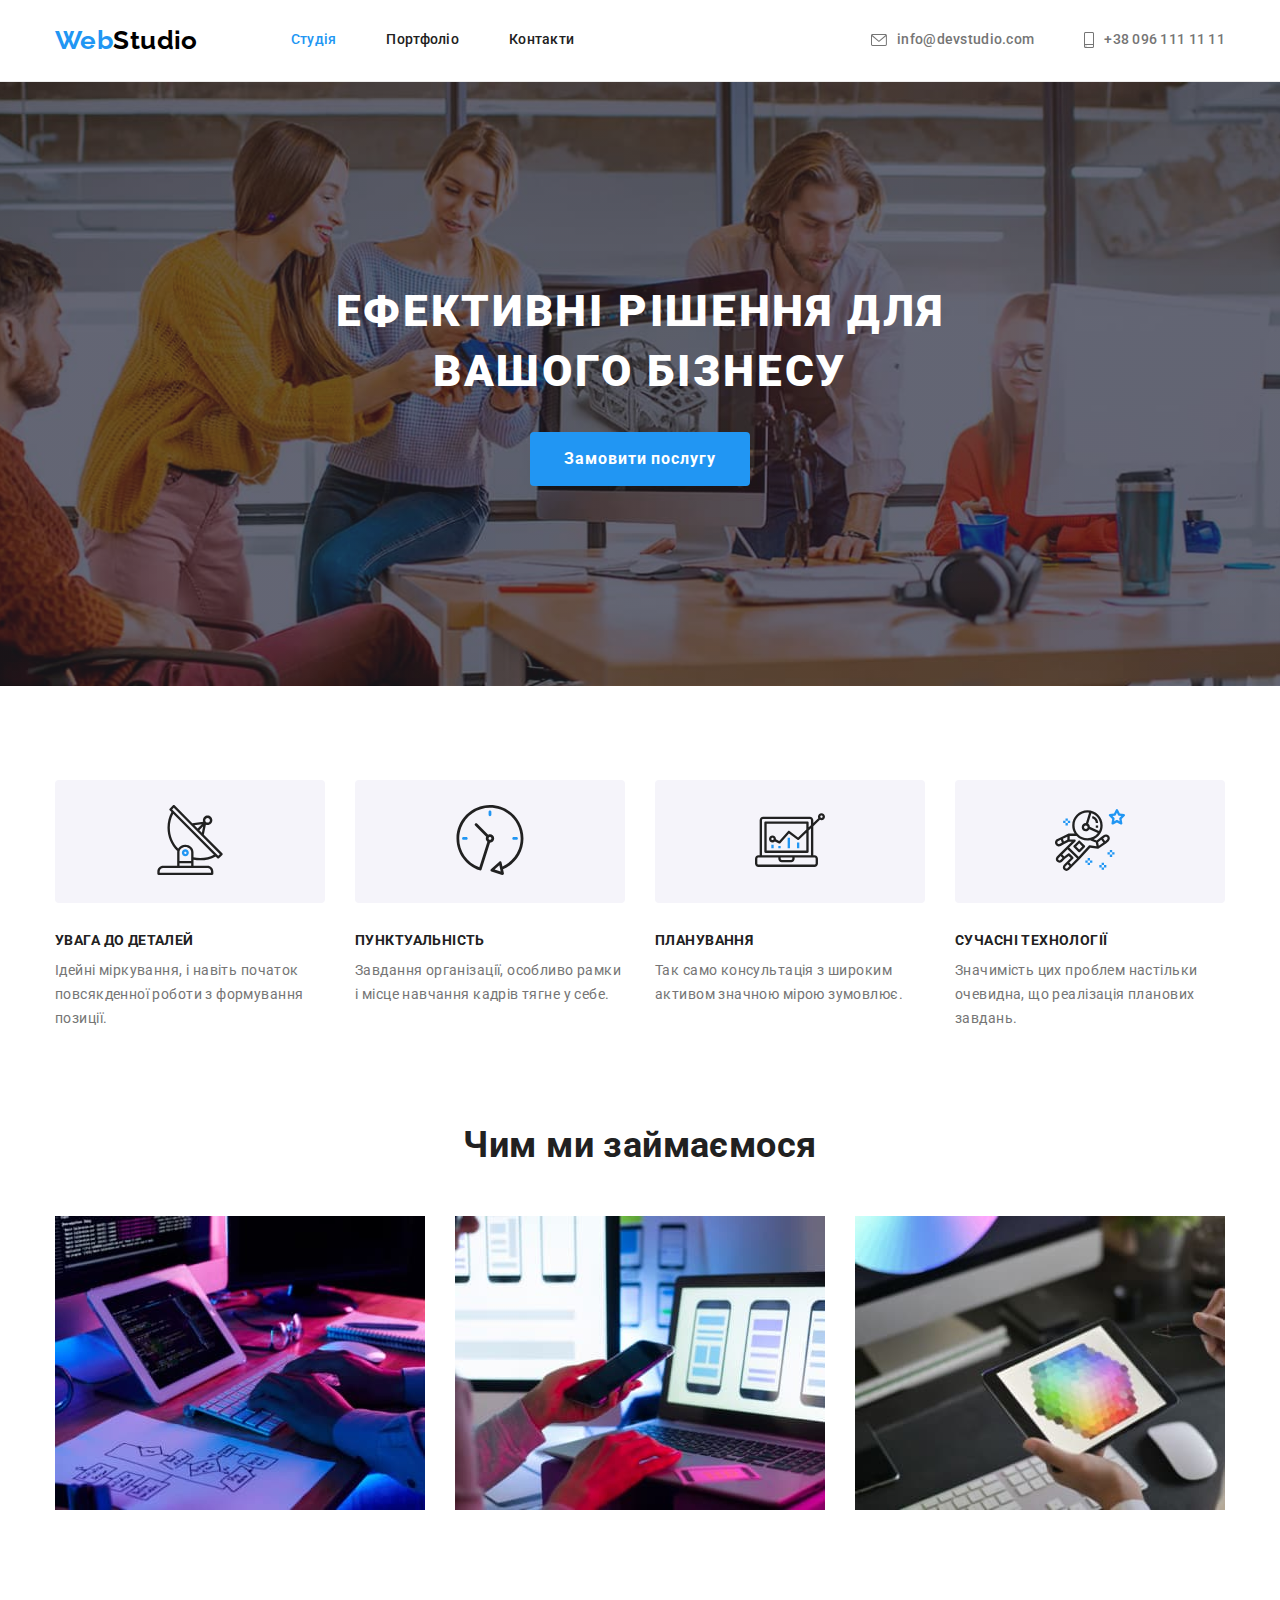
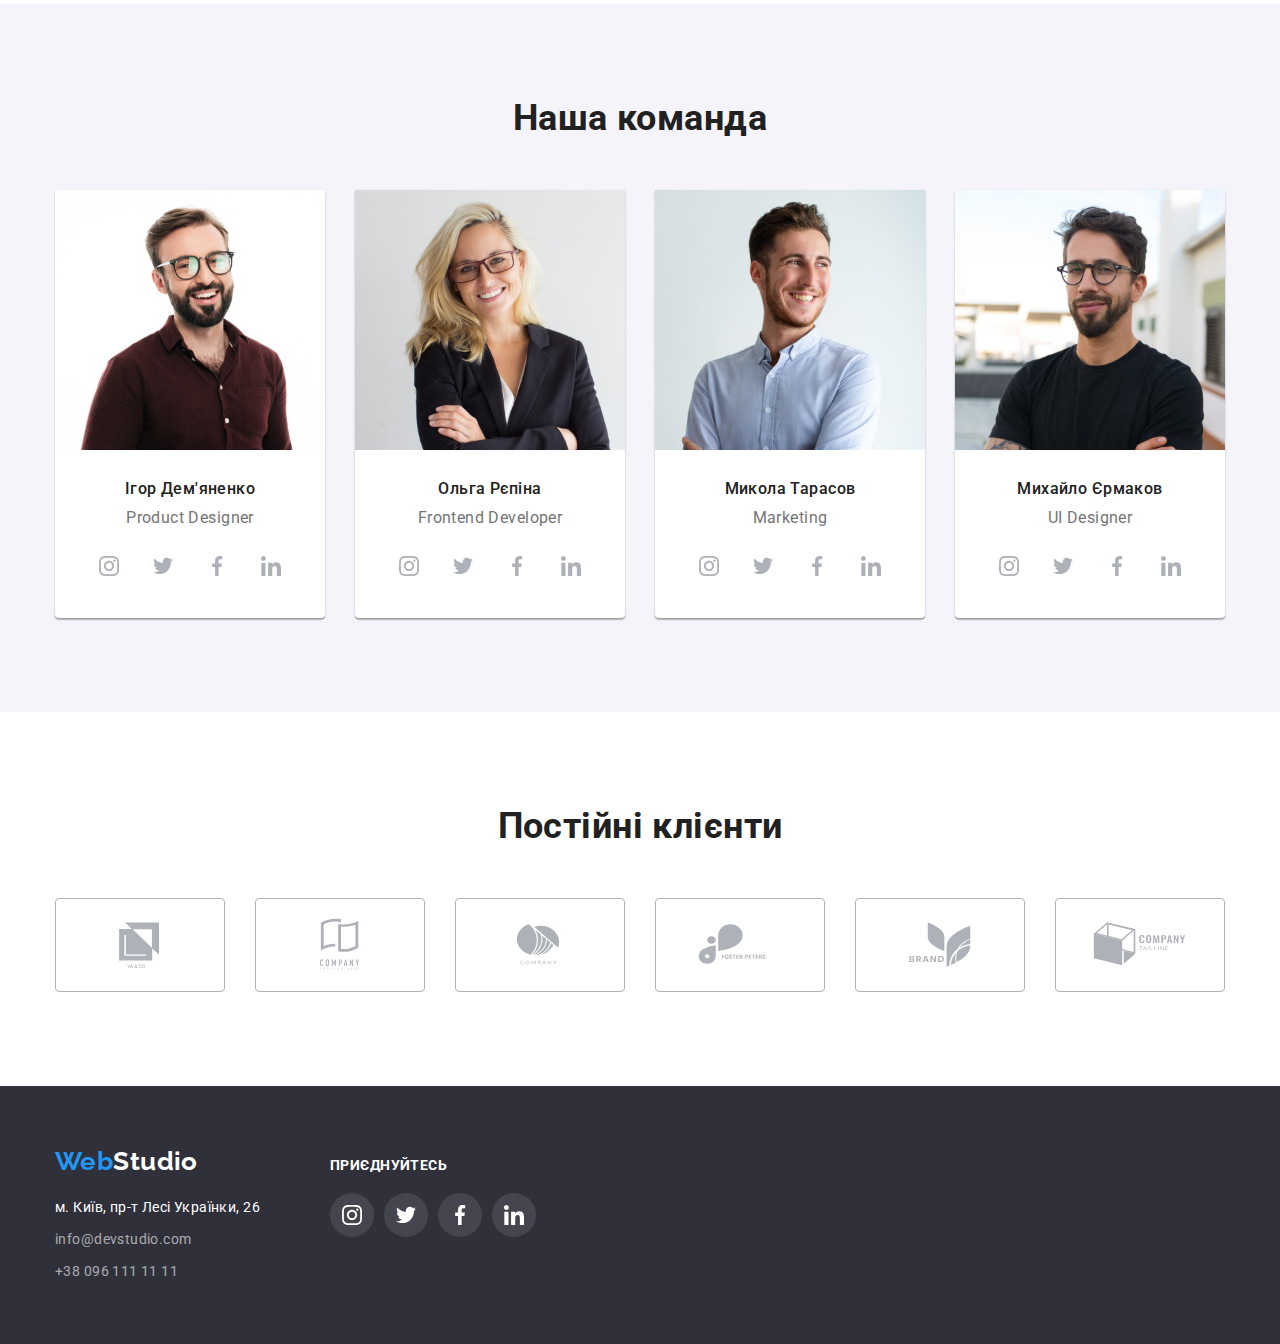
<file: index.html>
<!DOCTYPE html>
<html lang="uk">
	<head>
		<meta charset="UTF-8" />
		<meta http-equiv="X-UA-Compatible" content="IE=edge" />
		<meta name="viewport" content="width=device-width, initial-scale=1.0" />
		<title>WebStudio</title>
		<link rel="preconnect" href="https://fonts.googleapis.com" />
		<link rel="preconnect" href="https://fonts.gstatic.com" crossorigin />
		<link rel="stylesheet" href="https://cdnjs.cloudflare.com/ajax/libs/modern-normalize/1.1.0/modern-normalize.min.css" />
		<link
			href="https://fonts.googleapis.com/css2?family=Raleway:wght@700&family=Roboto:wght@400;500;700;900&display=swap"
			rel="stylesheet"
		/>
		<link rel="stylesheet" href="./css/styles.css" />
	</head>

	<body>
		<!-- Шапка сайту -->
		<header class="header">
			<div class="container nav-container">
				<nav class="nav-main">
					<a href="./index.html" class="logo"><span class="logo-style">Web</span>Studio</a>
					<ul class="nav-list">
						<li class="nav-item"><a href="./index.html" class="nav-link current">Студія</a></li>
						<li class="nav-item"><a href="./portfolio.html" class="nav-link">Портфоліо</a></li>
						<li class="nav-item"><a href="#" class="nav-link nlink">Контакти</a></li>
					</ul>
				</nav>
				<ul class="contact-list">
					<li class="contact-item">
						<a href="mailto:info@devstudio.com" class="nav-contact">
							<svg class="icon contact" width="16" height="12"><use href="./images/icons.svg#icon-mail"></use></svg>
							info@devstudio.com
						</a>
					</li>
					<li class="contact-item">
						<a href="tel:+380961111111" class="nav-contact">
							<svg class="icon contact" width="10" height="16"><use href="./images/icons.svg#icon-tel"></use></svg>
							+38 096 111 11 11
						</a>
					</li>
				</ul>
			</div>
		</header>
		<!-- Основний контент -->
		<main>
			<!-- Hero -->
			<section class="hero">
				<div class="container">
					<h1 class="hero-title">Ефективні рішення для вашого бізнесу</h1>
					<button type="button" class="hero btn">Замовити послугу</button>
				</div>
			</section>
			<!-- Features -->
			<section class="features section">
				<div class="container">
					<h2 class="hidden-tittle">Особливості</h2>
					<ul class="features-list">
						<li class="features-item">
							<div class="thumb">
								<svg class="icon antenna" width="70" height="70">
									<use href="./images/icons.svg#icon-antenna"></use>
								</svg>
							</div>
							<h3 class="feature-title">УВАГА ДО ДЕТАЛЕЙ</h3>
							<p class="text">Ідейні міркування, і навіть початок повсякденної роботи з формування позиції.</p>
						</li>
						<li class="features-item">
							<div class="thumb">
								<svg class="icon clock" width="70" height="70">
									<use href="./images/icons.svg#icon-clock"></use>
								</svg>
							</div>
							<h3 class="feature-title">ПУНКТУАЛЬНІСТЬ</h3>
							<p class="text">Завдання організації, особливо рамки і місце навчання кадрів тягне у себе.</p>
						</li>
						<li class="features-item">
							<div class="thumb">
								<svg class="icon diagram" width="70" height="70">
									<use href="./images/icons.svg#icon-diagram"></use>
								</svg>
							</div>
							<h3 class="feature-title">ПЛАНУВАННЯ</h3>
							<p class="text">Так само консультація з широким активом значною мірою зумовлює.</p>
						</li>
						<li class="features-item">
							<div class="thumb">
								<svg class="icon astronaut" width="70" height="70">
									<use href="./images/icons.svg#icon-astronaut"></use>
								</svg>
							</div>
							<h3 class="feature-title">СУЧАСНІ ТЕХНОЛОГІЇ</h3>
							<p class="text">Значимість цих проблем настільки очевидна, що реалізація планових завдань.</p>
						</li>
					</ul>
				</div>
			</section>
			<!-- What we do -->
			<section class="wwd section">
				<div class="container">
					<h2 class="wwd-title">Чим ми займаємося</h2>
					<ul class="wwd-list">
						<li class="wwd-item"><img src="images/whatwedo1.jpg" width="370" alt="Написання коду" /></li>
						<li class="wwd-item">
							<img src="images/whatwedo2.jpg" width="370" alt="Адаптація для мобільних пристроїв" />
						</li>
						<li class="wwd-item"><img class="image" src="images/whatwedo3.jpg" width="370" alt="Стилізація" /></li>
					</ul>
				</div>
			</section>
			<!-- Our team -->
			<section class="team section">
				<div class="container">
					<h2 class="team-title">Наша команда</h2>
					<ul class="team-list">
						<li class="team-member">
							<img src="images/colegue1.jpg" width="270" alt="Член команди №1" />
							<div class="member-info">
								<h3 class="colegue-name">Ігор Дем'яненко</h3>
								<p class="colegue-speciality">Product Designer</p>
								<ul class="social-list">
									<li class="social-item">
										<a href="" class="social-link">
											<svg class="link icon" width="20" height="20">
												<use href="./images/icons.svg#icon-instagram"></use>
											</svg>
										</a>
									</li>
									<li class="social-item">
										<a href="" class="social-link">
											<svg class="link icon" width="20" height="20">
												<use href="./images/icons.svg#icon-twitter"></use>
											</svg>
										</a>
									</li>
									<li class="social-item">
										<a href="" class="social-link">
											<svg class="link icon" width="20" height="20">
												<use href="./images/icons.svg#icon-facebook"></use>
											</svg>
										</a>
									</li>
									<li class="social-item">
										<a href="" class="social-link">
											<svg class="link icon" width="20" height="20">
												<use href="./images/icons.svg#icon-linkedin"></use>
											</svg>
										</a>
									</li>
								</ul>
							</div>
						</li>
						<li class="team-member">
							<img src="images/colegue2.jpg" width="270" alt="Член команди №2" />
							<div class="member-info">
								<h3 class="colegue-name">Ольга Рєпіна</h3>
								<p class="colegue-speciality">Frontend Developer</p>
								<ul class="social-list">
									<li class="social-item">
										<a href="" class="social-link">
											<svg class="link icon" width="20" height="20">
												<use href="./images/icons.svg#icon-instagram"></use>
											</svg>
										</a>
									</li>
									<li class="social-item">
										<a href="" class="social-link">
											<svg class="link icon" width="20" height="20">
												<use href="./images/icons.svg#icon-twitter"></use>
											</svg>
										</a>
									</li>
									<li class="social-item">
										<a href="" class="social-link">
											<svg class="link icon" width="20" height="20">
												<use href="./images/icons.svg#icon-facebook"></use>
											</svg>
										</a>
									</li>
									<li class="social-item">
										<a href="" class="social-link">
											<svg class="link icon" width="20" height="20">
												<use href="./images/icons.svg#icon-linkedin"></use>
											</svg>
										</a>
									</li>
								</ul>
							</div>
						</li>
						<li class="team-member">
							<img src="images/colegue3.jpg" width="270" alt="Член команди №3" />
							<div class="member-info">
								<h3 class="colegue-name">Микола Тарасов</h3>
								<p class="colegue-speciality">Marketing</p>
								<ul class="social-list">
									<li class="social-item">
										<a href="" class="social-link">
											<svg class="link icon" width="20" height="20">
												<use href="./images/icons.svg#icon-instagram"></use>
											</svg>
										</a>
									</li>
									<li class="social-item">
										<a href="" class="social-link">
											<svg class="link icon" width="20" height="20">
												<use href="./images/icons.svg#icon-twitter"></use>
											</svg>
										</a>
									</li>
									<li class="social-item">
										<a href="" class="social-link">
											<svg class="link icon" width="20" height="20">
												<use href="./images/icons.svg#icon-facebook"></use>
											</svg>
										</a>
									</li>
									<li class="social-item">
										<a href="" class="social-link">
											<svg class="link icon" width="20" height="20">
												<use href="./images/icons.svg#icon-linkedin"></use>
											</svg>
										</a>
									</li>
								</ul>
							</div>
						</li>
						<li class="team-member">
							<img src="images/colegue4.jpg" width="270" alt="Член команди №4" />
							<div class="member-info">
								<h3 class="colegue-name">Михайло Єрмаков</h3>
								<p class="colegue-speciality">UI Designer</p>
								<ul class="social-list">
									<li class="social-item">
										<a href="" class="social-link">
											<svg class="link icon" width="20" height="20">
												<use href="./images/icons.svg#icon-instagram"></use>
											</svg>
										</a>
									</li>
									<li class="social-item">
										<a href="" class="social-link">
											<svg class="link icon" width="20" height="20">
												<use href="./images/icons.svg#icon-twitter"></use>
											</svg>
										</a>
									</li>
									<li class="social-item">
										<a href="" class="social-link">
											<svg class="link icon" width="20" height="20">
												<use href="./images/icons.svg#icon-facebook"></use>
											</svg>
										</a>
									</li>
									<li class="social-item">
										<a href="" class="social-link">
											<svg class="link icon" width="20" height="20">
												<use href="./images/icons.svg#icon-linkedin"></use>
											</svg>
										</a>
									</li>
								</ul>
							</div>
						</li>
					</ul>
				</div>
			</section>
			<!-- Our companies -->
			<section class="companies section">
				<div class="container">
					<h2 class="companies title">Постійні клієнти</h2>
					<ul class="companies-list">
						<li class="company-item">
							<a class="company-link" href="#">
								<svg class="company logo" width="106" height="60">
									<use href="./images/icons.svg#icon-company-1"></use>
								</svg>
							</a>
						</li>
						<li class="company-item">
							<a class="company-link" href="#">
								<svg class="company logo" width="106" height="60">
									<use href="./images/icons.svg#icon-company-2"></use>
								</svg>
							</a>
						</li>
						<li class="company-item">
							<a class="company-link" href="#">
								<svg class="company logo" width="106" height="60">
									<use href="./images/icons.svg#icon-company-3"></use>
								</svg>
							</a>
						</li>
						<li class="company-item">
							<a class="company-link" href="#">
								<svg class="company logo" width="106" height="60">
									<use href="./images/icons.svg#icon-company-4"></use>
								</svg>
							</a>
						</li>
						<li class="company-item">
							<a class="company-link" href="#">
								<svg class="company logo" width="106" height="60">
									<use href="./images/icons.svg#icon-company-5"></use>
								</svg>
							</a>
						</li>
						<li class="company-item">
							<a class="company-link" href="#">
								<svg class="company logo" width="106" height="60">
									<use href="./images/icons.svg#icon-company-6"></use>
								</svg>
							</a>
						</li>
					</ul>
				</div>
			</section>
		</main>
		<!-- Підвал -->
		<footer class="footer">
			<div class="container">
				<div class="address-thumb">
					<a href="./index.html" class="logo"><span class="logo-style">Web</span>Studio</a>
					<address class="address">
						<ul class="address-list">
							<li class="address-item">
								<a href="https://goo.gl/maps/2UuTohdzLRWrKuVo7" class="address-link" target="_blank" rel="noopener noreferrer nofollow"
									>м. Київ, пр-т Лесі Українки, 26</a
								>
							</li>
							<li class="address-item"><a href="mailto:info@devstudio.com" class="footer-contact">info@devstudio.com</a></li>
							<li class="address-item"><a href="tel:+380961111111" class="footer-contact">+38 096 111 11 11</a></li>
						</ul>
					</address>
				</div>

				<div class="connect-thumb">
					<strong class="connect-title">приєднуйтесь</strong>
					<ul class="connect-list">
						<li class="connect-item">
							<a class="connect-link" href="#">
								<svg class="icon connect" width="20" height="20">
									<use href="./images/icons.svg#icon-instagram"></use>
								</svg>
							</a>
						</li>
						<li class="connect-item">
							<a class="connect-link" href="#">
								<svg class="icon connect" width="20" height="20">
									<use href="./images/icons.svg#icon-twitter"></use>
								</svg>
							</a>
						</li>
						<li class="connect-item">
							<a class="connect-link" href="#">
								<svg class="icon connect" width="20" height="20">
									<use href="./images/icons.svg#icon-facebook"></use>
								</svg>
							</a>
						</li>
						<li class="connect-item">
							<a class="connect-link" href="#">
								<svg class="icon connect" width="20" height="20">
									<use href="./images/icons.svg#icon-linkedin"></use>
								</svg>
							</a>
						</li>
					</ul>
				</div>
			</div>
		</footer>
	</body>
</html>
</file>
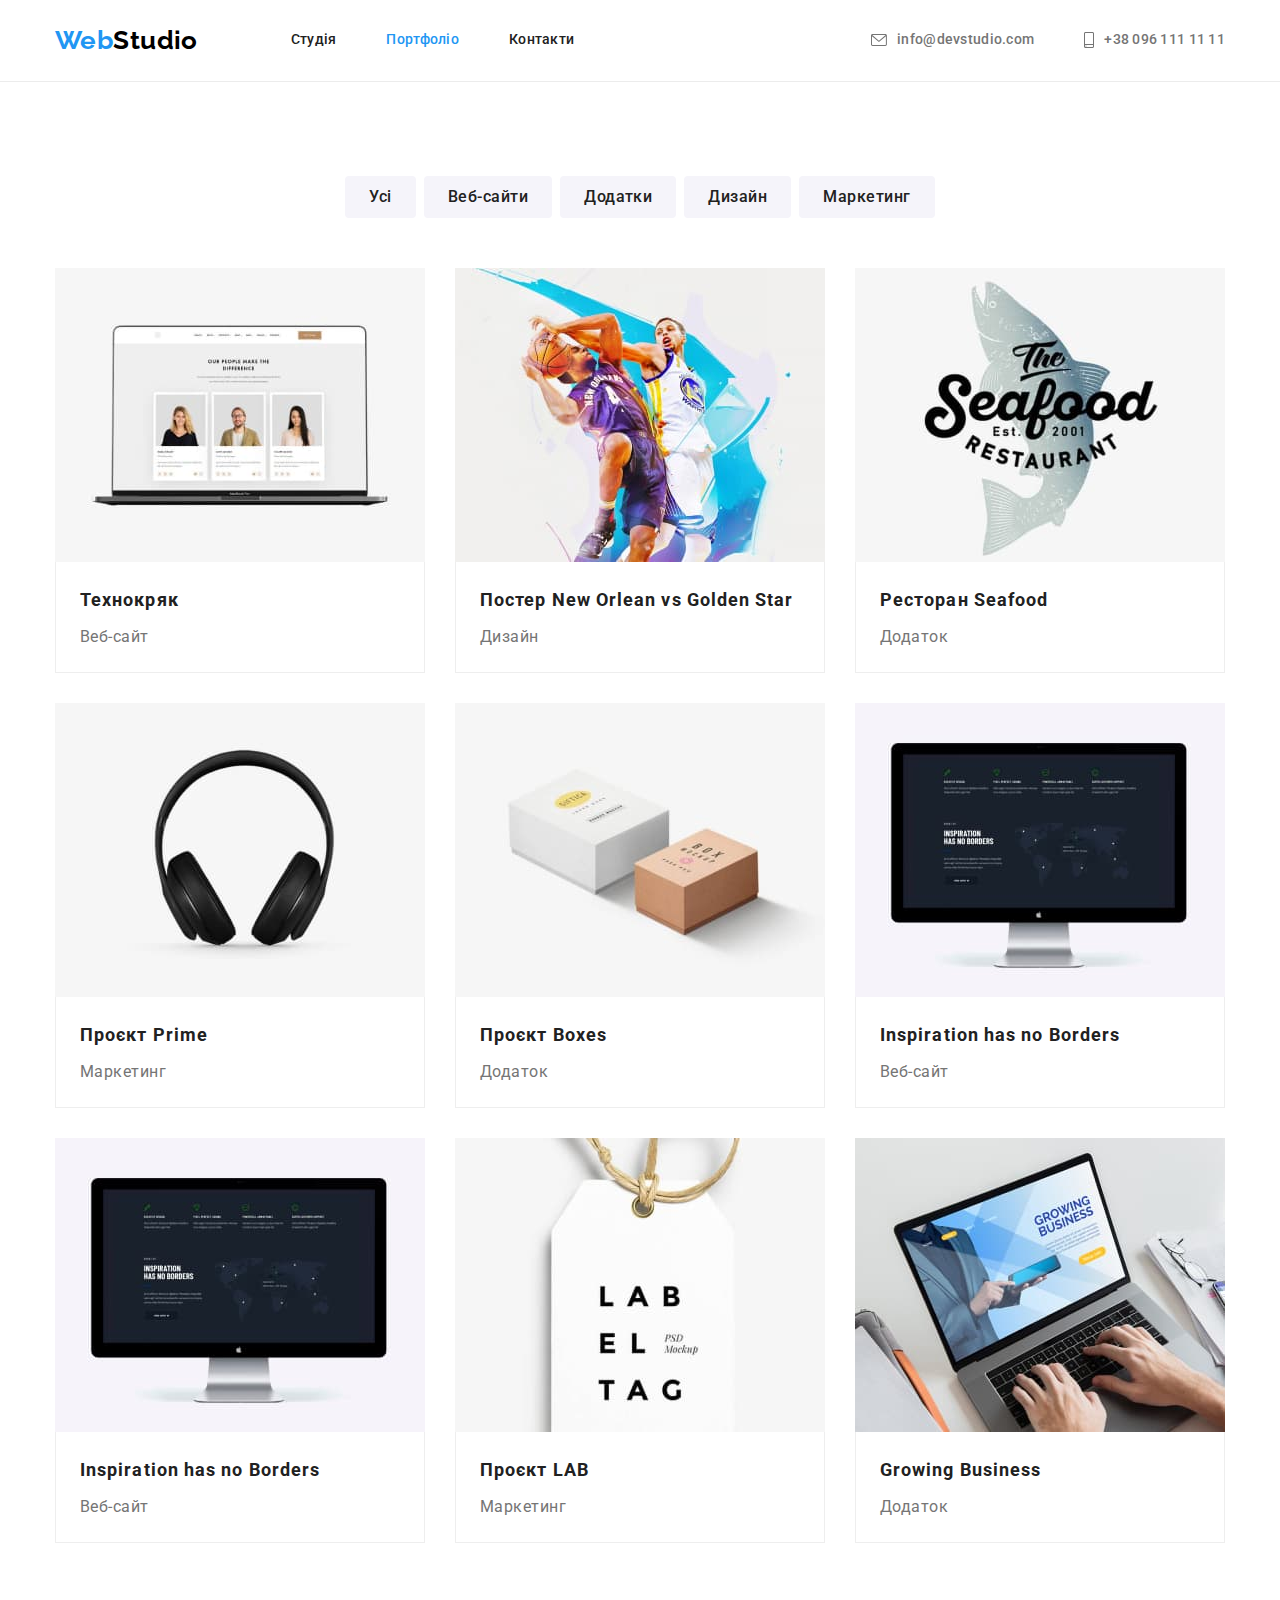
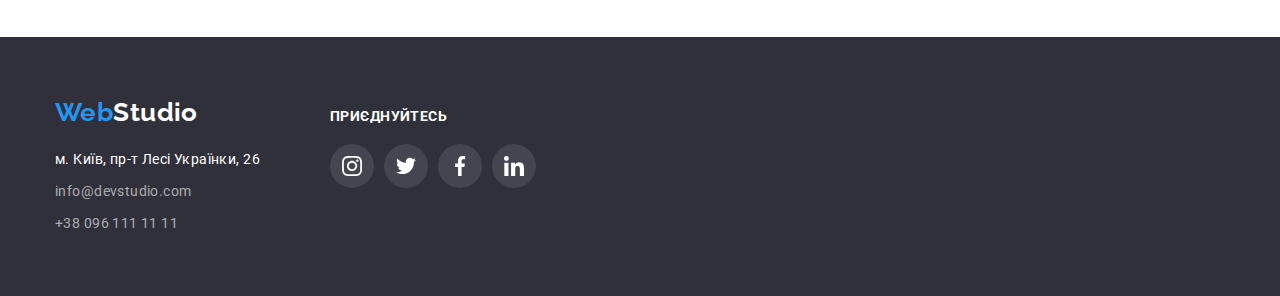
<file: portfolio.html>
<!DOCTYPE html>
<html lang="uk">
	<head>
		<meta charset="UTF-8" />
		<meta http-equiv="X-UA-Compatible" content="IE=edge" />
		<meta name="viewport" content="width=device-width, initial-scale=1.0" />
		<title>Portfolio</title>
		<link rel="preconnect" href="https://fonts.googleapis.com" />
		<link rel="preconnect" href="https://fonts.gstatic.com" crossorigin />
		<link rel="stylesheet" href="https://cdnjs.cloudflare.com/ajax/libs/modern-normalize/1.1.0/modern-normalize.min.css" />
		<link
			href="https://fonts.googleapis.com/css2?family=Raleway:wght@700&family=Roboto:wght@400;500;700;900&display=swap"
			rel="stylesheet"
		/>
		<link rel="stylesheet" href="./css/styles.css" />
	</head>

	<body>
		<!-- Шапка сайту -->
		<header class="header">
			<div class="container nav-container">
				<nav class="nav-main">
					<a href="./index.html" class="logo"><span class="logo-style">Web</span>Studio</a>
					<ul class="nav-list">
						<li class="nav-item"><a href="./index.html" class="nav-link">Студія</a></li>
						<li class="nav-item"><a href="./portfolio.html" class="nav-link current">Портфоліо</a></li>
						<li class="nav-item"><a href="#" class="nav-link nlink">Контакти</a></li>
					</ul>
				</nav>
				<ul class="contact-list">
					<li class="contact-item">
						<a href="mailto:info@devstudio.com" class="nav-contact">
							<svg class="icon contact" width="16" height="12"><use href="./images/icons.svg#icon-mail"></use></svg>
							info@devstudio.com
						</a>
					</li>
					<li class="contact-item">
						<a href="tel:+380961111111" class="nav-contact">
							<svg class="icon contact" width="10" height="16"><use href="./images/icons.svg#icon-tel"></use></svg>
							+38 096 111 11 11
						</a>
					</li>
				</ul>
			</div>
		</header>
		<!-- Основний контент -->
		<main>
			<section class="projects section">
				<div class="container">
					<h1 class="hidden-tittle">Portfolio</h1>
					<ul class="filter-list">
						<li class="filter-item"><button type="button" class="filter btn">Усі</button></li>
						<li class="filter-item"><button type="button" class="filter btn">Веб-сайти</button></li>
						<li class="filter-item"><button type="button" class="filter btn">Додатки</button></li>
						<li class="filter-item"><button type="button" class="filter btn">Дизайн</button></li>
						<li class="filter-item"><button type="button" class="filter btn">Маркетинг</button></li>
					</ul>
					<ul class="project-list">
						<li class="project-item">
							<a href="#" class="project-link">
								<img src="./images/portfolio1.jpg" alt="Технокряк" width="370" />
								<div class="project-info">
									<h2 class="project-title">Технокряк</h2>
									<p class="project-description">Веб-сайт</p>
								</div>
							</a>
						</li>
						<li class="project-item">
							<a href="#" class="project-link">
								<img src="./images/portfolio2.jpg" alt="Постер New Orlean vs Golden Star" width="370" />
								<div class="project-info">
									<h2 class="project-title">Постер New Orlean vs Golden Star</h2>
									<p class="project-description">Дизайн</p>
								</div>
							</a>
						</li>
						<li class="project-item">
							<a href="#" class="project-link">
								<img src="./images/portfolio3.jpg" alt="Ресторан Seafood" width="370" />
								<div class="project-info">
									<h2 class="project-title">Ресторан Seafood</h2>
									<p class="project-description">Додаток</p>
								</div>
							</a>
						</li>
						<li class="project-item">
							<a href="#" class="project-link">
								<img src="./images/portfolio4.jpg" alt="Проєкт Prime" width="370" />
								<div class="project-info">
									<h2 class="project-title">Проєкт Prime</h2>
									<p class="project-description">Маркетинг</p>
								</div>
							</a>
						</li>
						<li class="project-item">
							<a href="#" class="project-link">
								<img src="./images/portfolio5.jpg" alt="Проєкт Boxes" width="370" />
								<div class="project-info">
									<h2 class="project-title">Проєкт Boxes</h2>
									<p class="project-description">Додаток</p>
								</div>
							</a>
						</li>
						<li class="project-item">
							<a href="#" class="project-link">
								<img src="./images/portfolio6.jpg" alt="Inspiration has no Borders" width="370" />
								<div class="project-info">
									<h2 class="project-title">Inspiration has no Borders</h2>
									<p class="project-description">Веб-сайт</p>
								</div>
							</a>
						</li>
						<li class="project-item">
							<a href="#" class="project-link">
								<img src="./images/portfolio6.jpg" alt="Inspiration has no Borders" width="370" />
								<div class="project-info">
									<h2 class="project-title">Inspiration has no Borders</h2>
									<p class="project-description">Веб-сайт</p>
								</div>
							</a>
						</li>
						<li class="project-item">
							<a href="#" class="project-link">
								<img src="./images/portfolio8.jpg" alt="Проєкт LAB" width="370" />
								<div class="project-info">
									<h2 class="project-title">Проєкт LAB</h2>
									<p class="project-description">Маркетинг</p>
								</div>
							</a>
						</li>
						<li class="project-item">
							<a href="#" class="project-link">
								<img src="./images/portfolio9.jpg" alt="Growing Business" width="370" />
								<div class="project-info">
									<h2 class="project-title">Growing Business</h2>
									<p class="project-description">Додаток</p>
								</div>
							</a>
						</li>
					</ul>
				</div>
			</section>
		</main>
		<!-- Підвал -->
		<footer class="footer">
			<div class="container">
				<div class="address-thumb">
					<a href="./index.html" class="logo"><span class="logo-style">Web</span>Studio</a>
					<address class="address">
						<ul class="address-list">
							<li class="address-item">
								<a href="https://goo.gl/maps/2UuTohdzLRWrKuVo7" class="address-link" target="_blank" rel="noopener noreferrer nofollow"
									>м. Київ, пр-т Лесі Українки, 26</a
								>
							</li>
							<li class="address-item"><a href="mailto:info@devstudio.com" class="footer-contact">info@devstudio.com</a></li>
							<li class="address-item"><a href="tel:+380961111111" class="footer-contact">+38 096 111 11 11</a></li>
						</ul>
					</address>
				</div>

				<div class="connect-thumb">
					<strong class="connect-title">приєднуйтесь</strong>
					<ul class="connect-list">
						<li class="connect-item">
							<a class="connect-link" href="#">
								<svg class="icon connect" width="20" height="20">
									<use href="./images/icons.svg#icon-instagram"></use>
								</svg>
							</a>
						</li>
						<li class="connect-item">
							<a class="connect-link" href="#">
								<svg class="icon connect" width="20" height="20">
									<use href="./images/icons.svg#icon-twitter"></use>
								</svg>
							</a>
						</li>
						<li class="connect-item">
							<a class="connect-link" href="#">
								<svg class="icon connect" width="20" height="20">
									<use href="./images/icons.svg#icon-facebook"></use>
								</svg>
							</a>
						</li>
						<li class="connect-item">
							<a class="connect-link" href="#">
								<svg class="icon connect" width="20" height="20">
									<use href="./images/icons.svg#icon-linkedin"></use>
								</svg>
							</a>
						</li>
					</ul>
				</div>
			</div>
		</footer>
	</body>
</html>
</file>
<file: css/styles.css>
:root {
	--text-main-color: #212121;
	--paragraph-color: #757575;
	--accent-color: #2196f3;
	--page-main-color: #ffffff;
	--sec-background-color: #f5f4fa;
	--third-background-color: #2f303a;
	--logo-color: #000000;
	--footer-contact-color: rgba(255, 255, 255, 0.6);
	--btn-background-color: #188ce8;
	--prm-border-color: #ececec;
	--sec-border-color: #eeeeee;
	--icon-color: #afb1b8;
	--footer-icon-background: rgba(255, 255, 255, 0.1);
	--hero-background-color: #c4c4c4;
}

body {
	font-family: "Roboto", sans-serif;
	font-size: 14px;
	letter-spacing: 0.03em;
	color: var(--text-main-color);
	background-color: var(--page-main-color);
}

h1,
h2,
h3,
h4,
h5,
h6,
p {
	margin: 0;
}

img {
	display: block;
	max-width: 100%;
}

ul {
	margin: 0;
	padding: 0;
	list-style: none;
}

.container {
	width: 1200px;
	margin-left: auto;
	margin-right: auto;
	padding-left: 15px;
	padding-right: 15px;
}

.btn {
	cursor: pointer;
}

.section {
	padding-top: 94px;
	padding-bottom: 94px;
}

.icon,
.logo {
	fill: var(--icon-color);
}

/* Header */

.header {
	border-bottom: 1px solid var(--prm-border-color);
}

.header .nav-container {
	display: flex;
}

.nav-container .nav-main {
	display: flex;
	align-items: center;
}

/* Nav-main */

.nav-main .logo {
	display: inline-block;
	padding-top: 25px;
	padding-bottom: 25px;
	margin-right: 93px;

	font-family: "Raleway", sans-serif;
	font-weight: 700;
	font-size: 26px;
	line-height: 1.19;
	text-decoration: none;
	text-align: center;

	color: var(--logo-color);
}

.logo-style {
	color: var(--accent-color);
}

.nav-main .nav-list {
	display: flex;
	align-items: center;
}

.nav-list .nav-item:not(:last-child) {
	margin-right: 50px;
}

.nav-item .nav-link {
	display: inline-block;
	padding-top: 32px;
	padding-bottom: 32px;

	text-decoration: none;
	font-weight: 500;
	line-height: 1.14;
	letter-spacing: 0.02em;

	color: var(--text-main-color);
}

.nav-item .nav-link:hover,
.nav-item .nav-link:focus,
.nav-item .nav-link.current {
	color: var(--accent-color);
}

/* Contact list */

.nav-container .contact-list {
	display: flex;
	margin-left: auto;
	align-items: center;
}

.contact-list .contact-item:not(:last-child) {
	margin-right: 50px;
}

.contact-item .nav-contact {
	display: flex;
	/* align-items: center; */
	padding-top: 32px;
	padding-bottom: 32px;

	text-decoration: none;
	font-weight: 500;
	line-height: 1.14;
	letter-spacing: 0.02em;

	color: var(--paragraph-color);
}

.contact-item .nav-contact:hover,
.contact-item .nav-contact:focus {
	color: var(--accent-color);
}

.contact-item .icon.contact {
	margin: auto 10px auto 0;
	fill: currentColor;
}

/* Hero */

.hero {
	margin: 0 auto;
	padding-top: 200px;
	padding-bottom: 200px;
	max-width: 1600px;

	background-color: var(--hero-background-color);
	background-image: linear-gradient(rgba(47, 48, 58, 0.4), rgba(47, 48, 58, 0.4)), url(../images/hero.jpg);
	background-size: cover;
	background-repeat: no-repeat;
	background-position: center;

	text-align: center;
}

.hero .hero-title {
	margin: 0 auto 30px auto;
	max-width: 700px;

	font-weight: 900;
	font-size: 44px;
	line-height: 1.36;
	letter-spacing: 0.06em;
	text-transform: uppercase;

	color: var(--page-main-color);
}

.hero .hero.btn {
	display: inline-block;
	padding: 10px 32px;
	border-color: transparent;
	border-radius: 4px;

	font-family: inherit;
	font-weight: 700;
	font-size: 16px;
	line-height: 1.88;
	letter-spacing: 0.06em;

	background-image: none;
	color: var(--page-main-color);
	background-color: var(--accent-color);
}

.hero .hero.btn:hover,
.hero .hero.btn:focus {
	background-color: var(--btn-background-color);
}

/* Features */

.features.section {
	padding-bottom: 47px;
}

.hidden-tittle {
	position: absolute;
	width: 1px;
	height: 1px;
	margin: -1px;
	border: 0;
	padding: 0;
	white-space: nowrap;
	clip-path: inset(100%);
	clip: rect(0 0 0 0);
	overflow: hidden;
}

.features .features-list {
	display: flex;
}

.features-list .features-item {
	width: 270px;
}

.features-list .features-item:not(:last-child) {
	margin-right: 30px;
}

.features-item .thumb {
	padding: 25px 100px;
	margin-bottom: 30px;
	border-radius: 4px;

	background-color: var(--sec-background-color);
}

.features-item .feature-title {
	margin-bottom: 10px;

	font-size: 14px;
	font-weight: 700;
	line-height: 1.14;
	text-transform: uppercase;

	color: var(--text-main-color);
}

.features-item .text {
	line-height: 1.71;

	color: var(--paragraph-color);
}

/* What we do */

.wwd.section {
	padding-top: 47px;
}

.wwd .wwd-title {
	margin-bottom: 50px;

	font-weight: 700;
	font-size: 36px;
	line-height: 1.16;
	text-align: center;

	color: var(--text-main-color);
}

.wwd .wwd-list {
	display: flex;
}

.wwd-list .wwd-item:not(:last-child) {
	margin-right: 30px;
}

/* Our team */

.team {
	background-color: var(--sec-background-color);
}

.team .team-title {
	margin-bottom: 50px;

	font-weight: 700;
	font-size: 36px;
	line-height: 1.16;
	text-align: center;

	color: var(--text-main-color);
}

.team .team-list {
	display: flex;
}

.team-list .team-member {
	background-color: var(--page-main-color);
	box-shadow: 0px 1px 3px rgba(0, 0, 0, 0.12), 0px 1px 1px rgba(0, 0, 0, 0.14), 0px 2px 1px rgba(0, 0, 0, 0.2);
	border-radius: 0px 0px 4px 4px;
}

.team-list .team-member:not(:last-child) {
	margin-right: 30px;
}

.team-member .member-info {
	padding-top: 30px;
	padding-bottom: 30px;

	text-align: center;
}

.team-member .colegue-name {
	margin-bottom: 10px;

	font-weight: 500;
	font-size: 16px;
	line-height: 1.18;

	color: var(--text-main-color);
}

.team-member .colegue-speciality {
	margin-bottom: 16px;

	font-weight: 400;
	font-size: 16px;
	line-height: 1.18;

	color: var(--paragraph-color);
}

.team-member .social-list {
	display: flex;
	justify-content: center;
	gap: 10px;
}

.social-list .social-link {
	display: flex;
	justify-content: center;
	align-items: center;
	border-radius: 50%;
	width: 44px;
	height: 44px;
	color: var(--page-main-color);
}

.social-list .social-link:hover,
.social-list .social-link:focus {
	background-color: var(--accent-color);
}

.social-list .social-link:hover .icon,
.social-list .social-link:focus .icon {
	fill: var(--page-main-color);
}

/* Companies */

.companies.title {
	margin-bottom: 50px;
	font-weight: 700;
	font-size: 36px;
	line-height: 1.16;
	text-align: center;
	color: var(--text-main-color);
}

.companies .companies-list {
	display: flex;
}

.companies-list .company-item:not(:last-child) {
	margin-right: 30px;
}

.companies-list .company-link {
	display: flex;
	justify-content: center;
	align-items: center;
	max-width: 170px;
	padding: 16px 32px;
	border: 1px solid var(--icon-color);
	border-radius: 4px;
}

.companies-list .company-link:hover,
.companies-list .company-link:focus {
	border-color: var(--btn-background-color);
}

.companies-list .company-link:hover .logo,
.companies-list .company-link:focus .logo {
	fill: var(--accent-color);
}

/* Projects 
Filter list */

.filter-list {
	display: flex;
	margin-bottom: 50px;
	justify-content: center;
}

.filter-list .filter-item:not(:last-child) {
	margin-right: 8px;
}

.filter-list .filter.btn {
	padding: 6px 22px;
	border-color: transparent;
	border-radius: 4px;

	font-family: inherit;
	font-weight: 500;
	font-size: 16px;
	line-height: 1.62;
	letter-spacing: 0.03em;

	color: var(--text-main-color);
	background-color: var(--sec-background-color);
}

.filter-list .filter.btn:hover,
.filter-list .filter.btn:focus {
	color: var(--page-main-color);
	background-color: var(--accent-color);
	box-shadow: 0px 3px 1px rgba(0, 0, 0, 0.1), 0px 1px 2px rgba(0, 0, 0, 0.08), 0px 2px 2px rgba(0, 0, 0, 0.12);
}

/* Projects list */

.project-list {
	display: flex;
	flex-wrap: wrap;
	gap: 30px;
}

/* .project-list .project-item {
    width: calc((100% - 60px) / 3);
}

.project-list .project-item:not(:nth-child(3n + 3)) {
    margin-right: 30px;
}

.project-list .project-item:not(:nth-last-child(-n + 3)) {
    margin-bottom: 30px;
} */

.project-item .project-link {
	display: block;
	text-decoration: none;
}

.project-item .project-link:hover,
.project-item .project-link:focus {
	box-shadow: 0px 1px 1px rgba(0, 0, 0, 0.12), 0px 4px 4px rgba(0, 0, 0, 0.06), 1px 4px 6px rgba(0, 0, 0, 0.16);
}

.project-item .project-info {
	padding: 20px 24px;
	border-right: 1px solid var(--sec-border-color);
	border-bottom: 1px solid var(--sec-border-color);
	border-left: 1px solid var(--sec-border-color);
}

.project-item .project-title {
	margin-bottom: 4px;

	font-weight: 700;
	font-size: 18px;
	line-height: 2;
	letter-spacing: 0.06em;

	color: var(--text-main-color);
}

.project-item .project-description {
	font-size: 16px;
	line-height: 1.88;
	letter-spacing: 0.03em;

	color: var(--paragraph-color);
}

/* Footer */

.footer {
	padding-top: 60px;
	padding-bottom: 60px;

	background-color: var(--third-background-color);
}

.footer .logo {
	display: inline-block;

	font-family: "Raleway", sans-serif;
	font-weight: 700;
	font-size: 26px;
	line-height: 1.19;
	text-decoration: none;

	color: var(--page-main-color);
}

.footer .address {
	margin-top: 20px;
}

.footer .address-list {
	font-style: normal;
}

.footer .address-item:not(:last-child) {
	margin-bottom: 8px;
}

.address-list .address-link {
	line-height: 1.71;
	text-decoration: none;

	color: var(--page-main-color);
}

.address-list .address-link:hover,
.address-list .address-link:focus {
	color: var(--accent-color);
}

.address-list .footer-contact {
	line-height: 1.71;
	text-decoration: none;

	color: var(--footer-contact-color);
}

.address-list .footer-contact:hover,
.address-list .footer-contact:focus {
	color: var(--accent-color);
}

.footer .container {
	display: flex;
	align-items: baseline;
}

.footer .connect-thumb {
	display: flex;
	flex-wrap: wrap;
	width: 206px;
	margin-left: 70px;
}

.connect-thumb .connect-title {
	margin-bottom: 20px;
	font-weight: 700;
	font-size: 14px;
	line-height: 16px;
	letter-spacing: 0.03em;
	text-transform: uppercase;
	color: var(--page-main-color);
}

.connect-thumb .connect-list {
	display: flex;
	justify-content: center;
	gap: 10px;
}

.connect-list .connect-link {
	display: flex;
	justify-content: center;
	align-items: center;
	border-radius: 50%;
	width: 44px;
	height: 44px;
	color: var(--page-main-color);
	background-color: var(--footer-icon-background);
}

.connect-list .icon {
	fill: currentColor;
}

.connect-list .connect-link:hover,
.connect-list .connect-link:focus {
	background-color: var(--accent-color);
}
</file>
